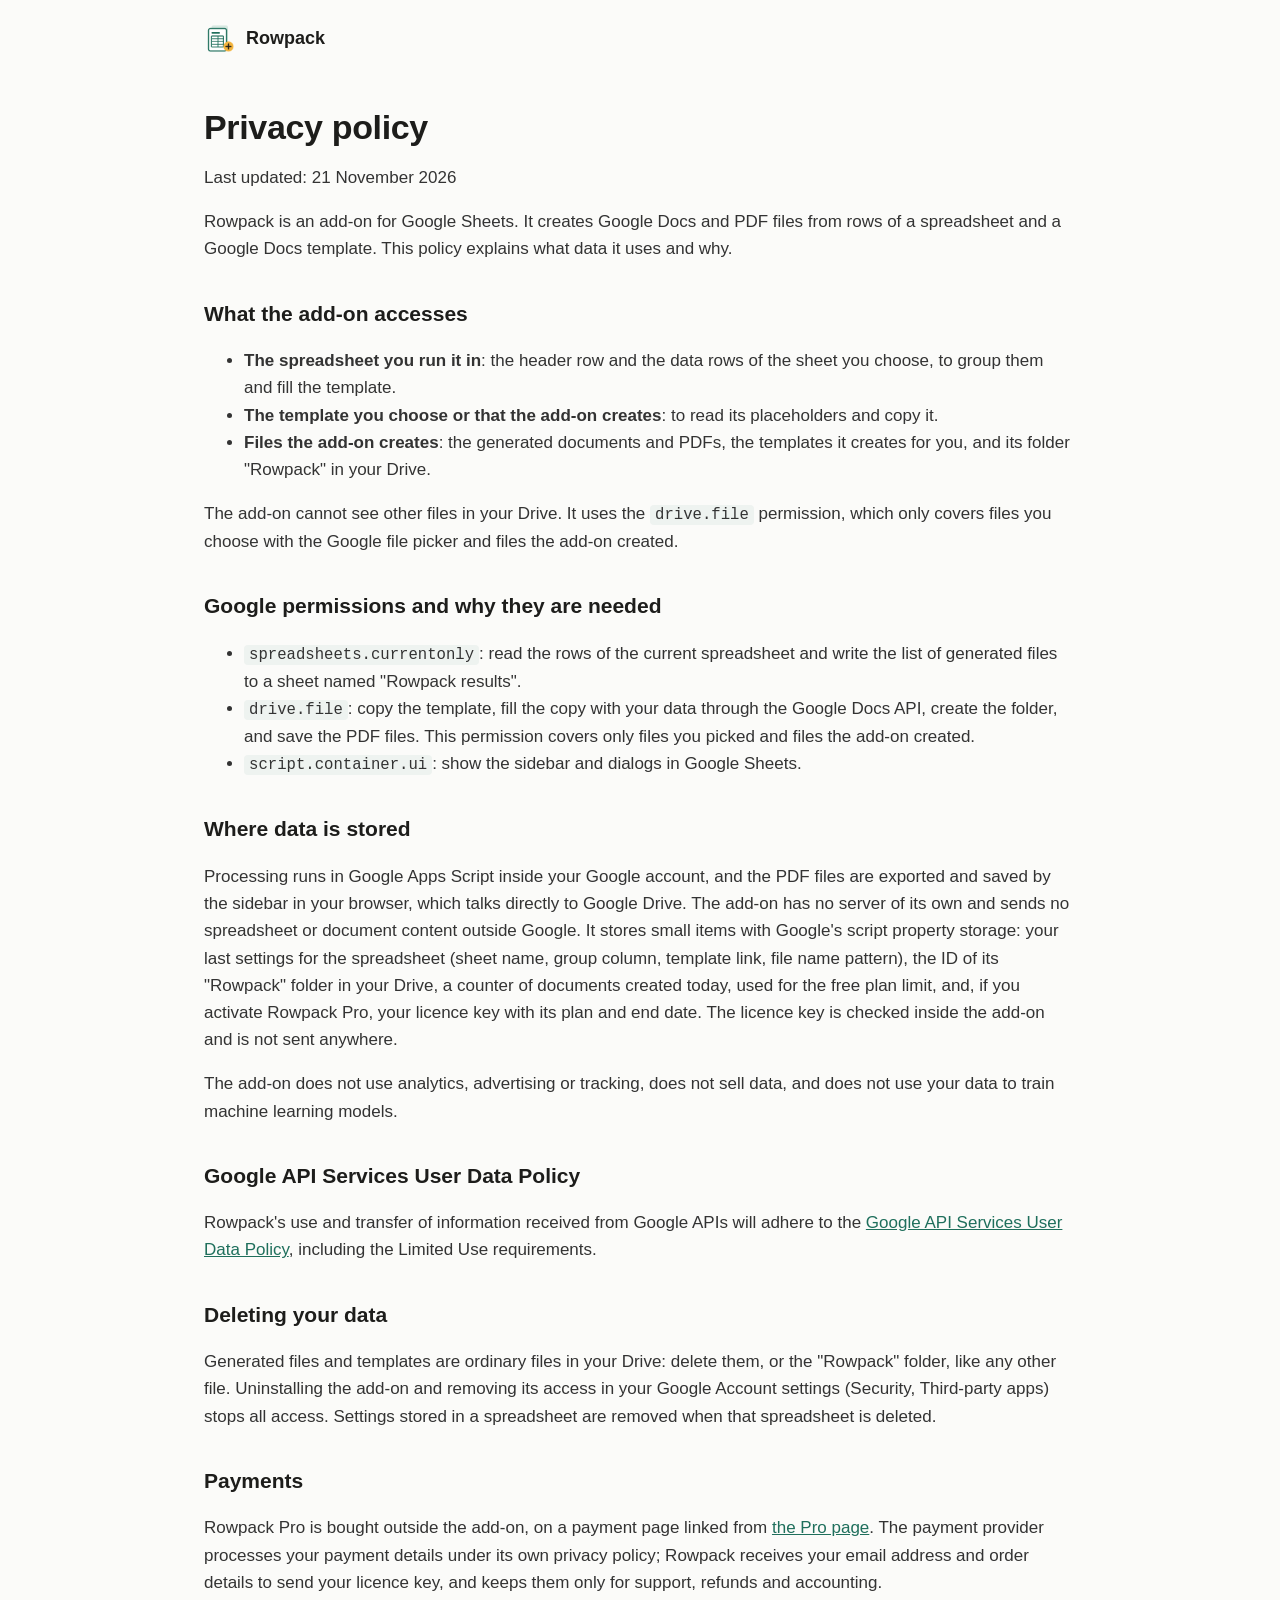
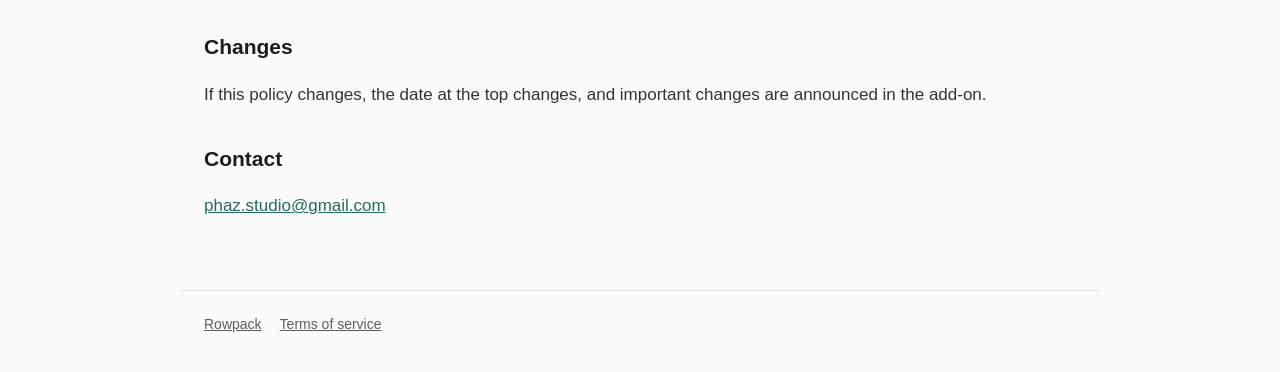
<file: privacy.html>
<!doctype html>
<html lang="en">
<head>
<meta charset="utf-8">
<meta name="viewport" content="width=device-width, initial-scale=1">
<title>Privacy policy - Rowpack</title>
<link rel="icon" href="assets/icon-32.png">
<link rel="stylesheet" href="style.css">
</head>
<body>
<header><a class="brand" href="./"><img src="assets/icon-96.png" alt="">Rowpack</a></header>
<main class="legal">
  <h1>Privacy policy</h1>
  <p>Last updated: 21 November 2026</p>
  <p>Rowpack is an add-on for Google Sheets. It creates Google Docs and PDF files from rows of a spreadsheet and a Google Docs template. This policy explains what data it uses and why.</p>

  <h2>What the add-on accesses</h2>
  <ul>
    <li><strong>The spreadsheet you run it in</strong>: the header row and the data rows of the sheet you choose, to group them and fill the template.</li>
    <li><strong>The template you choose or that the add-on creates</strong>: to read its placeholders and copy it.</li>
    <li><strong>Files the add-on creates</strong>: the generated documents and PDFs, the templates it creates for you, and its folder "Rowpack" in your Drive.</li>
  </ul>
  <p>The add-on cannot see other files in your Drive. It uses the <code>drive.file</code> permission, which only covers files you choose with the Google file picker and files the add-on created.</p>

  <h2>Google permissions and why they are needed</h2>
  <ul>
    <li><code>spreadsheets.currentonly</code>: read the rows of the current spreadsheet and write the list of generated files to a sheet named "Rowpack results".</li>
    <li><code>drive.file</code>: copy the template, fill the copy with your data through the Google Docs API, create the folder, and save the PDF files. This permission covers only files you picked and files the add-on created.</li>
    <li><code>script.container.ui</code>: show the sidebar and dialogs in Google Sheets.</li>
  </ul>

  <h2>Where data is stored</h2>
  <p>Processing runs in Google Apps Script inside your Google account, and the PDF files are exported and saved by the sidebar in your browser, which talks directly to Google Drive. The add-on has no server of its own and sends no spreadsheet or document content outside Google. It stores small items with Google's script property storage: your last settings for the spreadsheet (sheet name, group column, template link, file name pattern), the ID of its "Rowpack" folder in your Drive, a counter of documents created today, used for the free plan limit, and, if you activate Rowpack Pro, your licence key with its plan and end date. The licence key is checked inside the add-on and is not sent anywhere.</p>
  <p>The add-on does not use analytics, advertising or tracking, does not sell data, and does not use your data to train machine learning models.</p>

  <h2>Google API Services User Data Policy</h2>
  <p>Rowpack's use and transfer of information received from Google APIs will adhere to the <a href="https://developers.google.com/terms/api-services-user-data-policy">Google API Services User Data Policy</a>, including the Limited Use requirements.</p>

  <h2>Deleting your data</h2>
  <p>Generated files and templates are ordinary files in your Drive: delete them, or the "Rowpack" folder, like any other file. Uninstalling the add-on and removing its access in your Google Account settings (Security, Third-party apps) stops all access. Settings stored in a spreadsheet are removed when that spreadsheet is deleted.</p>

  <h2>Payments</h2>
  <p>Rowpack Pro is bought outside the add-on, on a payment page linked from <a href="pro.html">the Pro page</a>. The payment provider processes your payment details under its own privacy policy; Rowpack receives your email address and order details to send your licence key, and keeps them only for support, refunds and accounting.</p>

  <h2>Changes</h2>
  <p>If this policy changes, the date at the top changes, and important changes are announced in the add-on.</p>

  <h2>Contact</h2>
  <p><a href="mailto:phaz.studio@gmail.com">phaz.studio@gmail.com</a></p>
</main>
<footer><a href="./">Rowpack</a><a href="terms.html">Terms of service</a></footer>
</body>
</html>
</file>
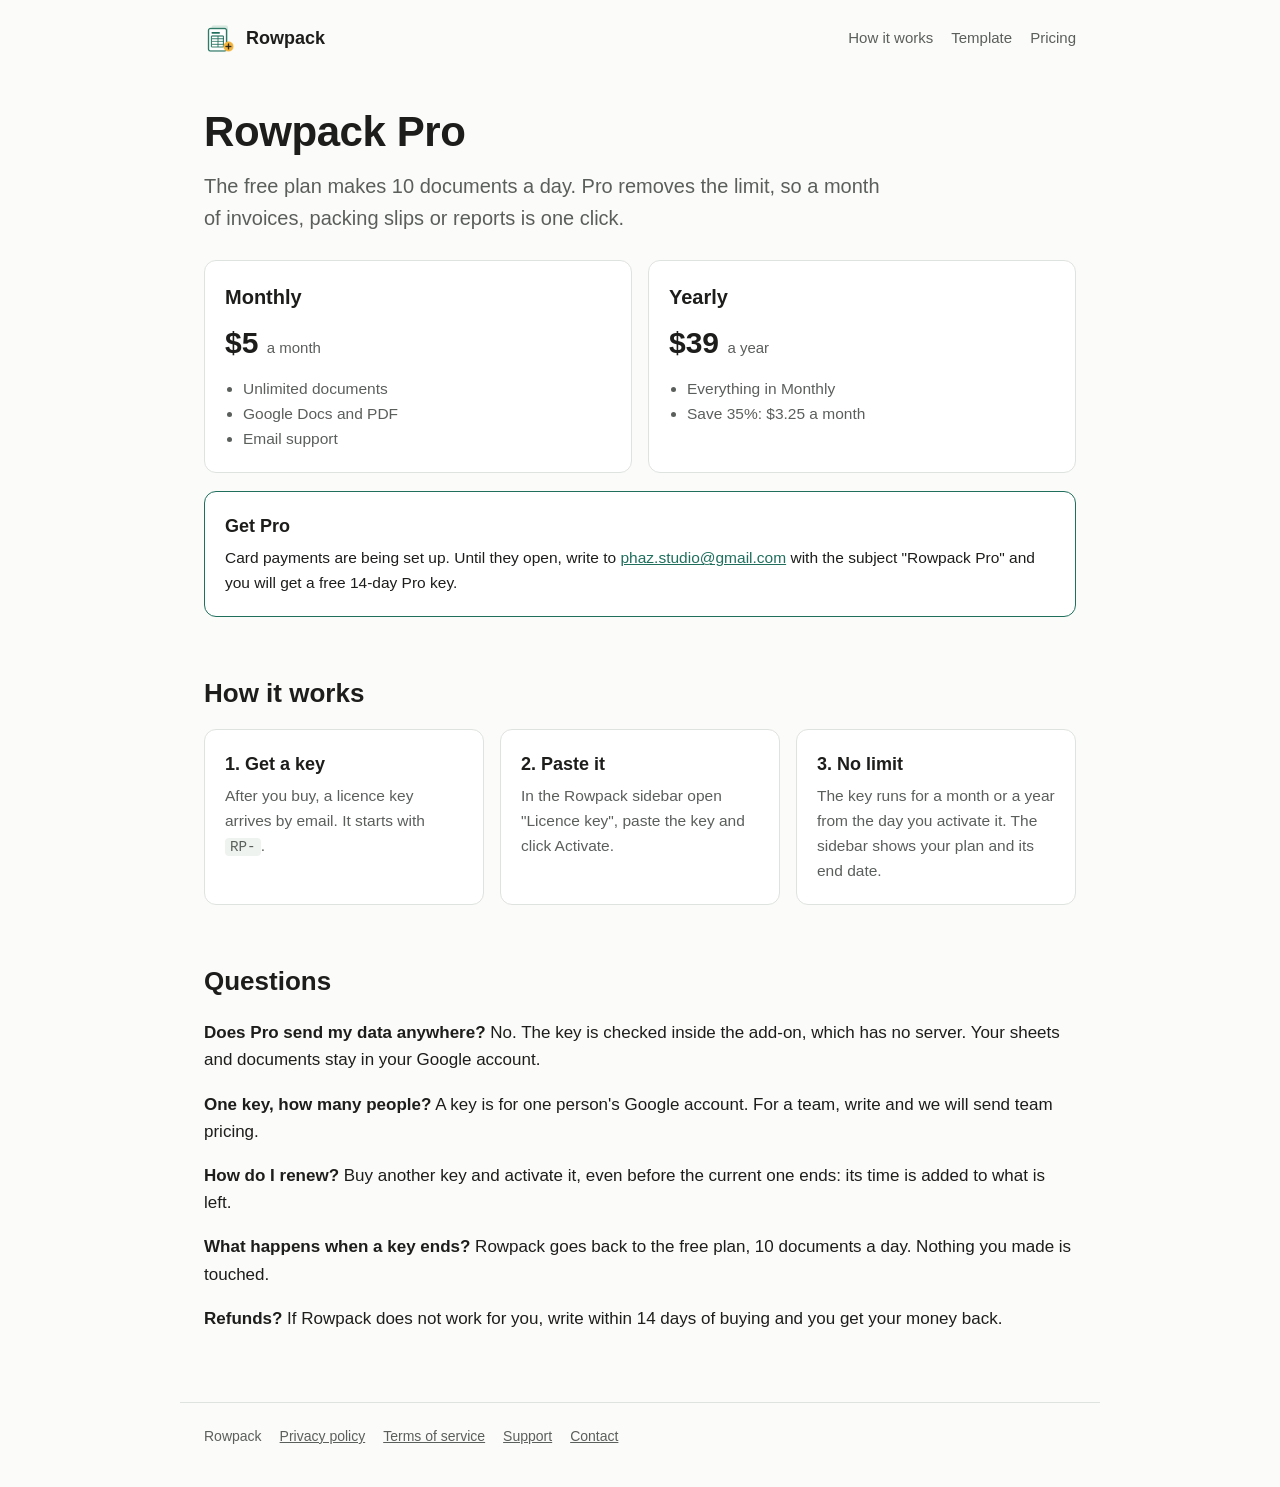
<file: pro.html>
<!doctype html>
<html lang="en">
<head>
<meta charset="utf-8">
<meta name="viewport" content="width=device-width, initial-scale=1">
<title>Rowpack Pro: unlimited documents</title>
<meta name="description" content="Rowpack Pro removes the daily limit: unlimited Google Docs and PDFs from your Google Sheets groups.">
<link rel="icon" href="assets/icon-32.png">
<link rel="stylesheet" href="style.css">
</head>
<body>
<header>
  <a class="brand" href="./"><img src="assets/icon-96.png" alt="">Rowpack</a>
  <nav><a href="./#how">How it works</a><a href="./#syntax">Template</a><a href="./#pricing">Pricing</a></nav>
</header>
<main>
  <h1>Rowpack Pro</h1>
  <p class="lede">The free plan makes 10 documents a day. Pro removes the limit, so a month of invoices, packing slips or reports is one click.</p>

  <div class="prices">
    <div class="card"><h3>Monthly</h3><p class="price">$5 <span>a month</span></p><ul><li>Unlimited documents</li><li>Google Docs and PDF</li><li>Email support</li></ul></div>
    <div class="card"><h3>Yearly</h3><p class="price">$39 <span>a year</span></p><ul><li>Everything in Monthly</li><li>Save 35%: $3.25 a month</li></ul></div>
  </div>

  <div class="buy card" id="buy">
    <h3>Get Pro</h3>
    <p>Card payments are being set up. Until they open, write to <a href="mailto:phaz.studio@gmail.com?subject=Rowpack%20Pro">phaz.studio@gmail.com</a> with the subject "Rowpack Pro" and you will get a free 14-day Pro key.</p>
  </div>

  <h2>How it works</h2>
  <div class="steps">
    <div class="card"><h3>1. Get a key</h3><p>After you buy, a licence key arrives by email. It starts with <code>RP-</code>.</p></div>
    <div class="card"><h3>2. Paste it</h3><p>In the Rowpack sidebar open "Licence key", paste the key and click Activate.</p></div>
    <div class="card"><h3>3. No limit</h3><p>The key runs for a month or a year from the day you activate it. The sidebar shows your plan and its end date.</p></div>
  </div>

  <h2>Questions</h2>
  <p><strong>Does Pro send my data anywhere?</strong> No. The key is checked inside the add-on, which has no server. Your sheets and documents stay in your Google account.</p>
  <p><strong>One key, how many people?</strong> A key is for one person's Google account. For a team, write and we will send team pricing.</p>
  <p><strong>How do I renew?</strong> Buy another key and activate it, even before the current one ends: its time is added to what is left.</p>
  <p><strong>What happens when a key ends?</strong> Rowpack goes back to the free plan, 10 documents a day. Nothing you made is touched.</p>
  <p><strong>Refunds?</strong> If Rowpack does not work for you, write within 14 days of buying and you get your money back.</p>
</main>
<footer>
  <span>Rowpack</span>
  <a href="privacy.html">Privacy policy</a>
  <a href="terms.html">Terms of service</a>
  <a href="support.html">Support</a>
  <a href="mailto:phaz.studio@gmail.com">Contact</a>
</footer>
</body>
</html>
</file>
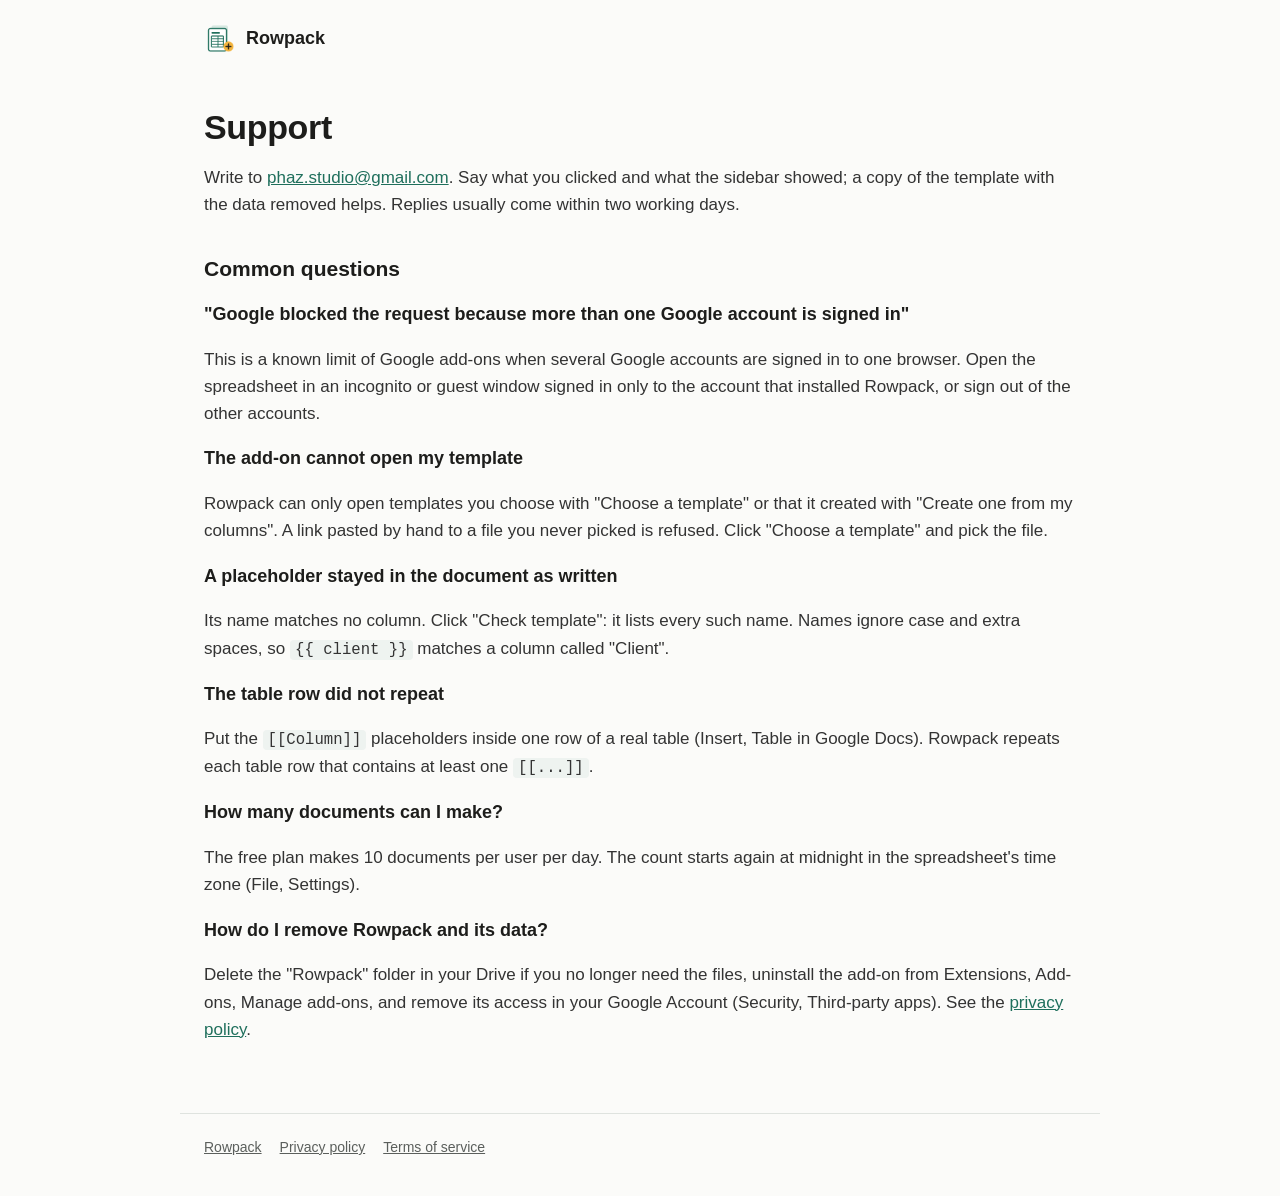
<file: support.html>
<!doctype html>
<html lang="en">
<head>
<meta charset="utf-8">
<meta name="viewport" content="width=device-width, initial-scale=1">
<title>Support - Rowpack</title>
<link rel="icon" href="assets/icon-32.png">
<link rel="stylesheet" href="style.css">
</head>
<body>
<header><a class="brand" href="./"><img src="assets/icon-96.png" alt="">Rowpack</a></header>
<main class="legal">
  <h1>Support</h1>
  <p>Write to <a href="mailto:phaz.studio@gmail.com">phaz.studio@gmail.com</a>. Say what you clicked and what the sidebar showed; a copy of the template with the data removed helps. Replies usually come within two working days.</p>

  <h2>Common questions</h2>

  <h3>"Google blocked the request because more than one Google account is signed in"</h3>
  <p>This is a known limit of Google add-ons when several Google accounts are signed in to one browser. Open the spreadsheet in an incognito or guest window signed in only to the account that installed Rowpack, or sign out of the other accounts.</p>

  <h3>The add-on cannot open my template</h3>
  <p>Rowpack can only open templates you choose with "Choose a template" or that it created with "Create one from my columns". A link pasted by hand to a file you never picked is refused. Click "Choose a template" and pick the file.</p>

  <h3>A placeholder stayed in the document as written</h3>
  <p>Its name matches no column. Click "Check template": it lists every such name. Names ignore case and extra spaces, so <code>{{ client }}</code> matches a column called "Client".</p>

  <h3>The table row did not repeat</h3>
  <p>Put the <code>[[Column]]</code> placeholders inside one row of a real table (Insert, Table in Google Docs). Rowpack repeats each table row that contains at least one <code>[[...]]</code>.</p>

  <h3>How many documents can I make?</h3>
  <p>The free plan makes 10 documents per user per day. The count starts again at midnight in the spreadsheet's time zone (File, Settings).</p>

  <h3>How do I remove Rowpack and its data?</h3>
  <p>Delete the "Rowpack" folder in your Drive if you no longer need the files, uninstall the add-on from Extensions, Add-ons, Manage add-ons, and remove its access in your Google Account (Security, Third-party apps). See the <a href="privacy.html">privacy policy</a>.</p>
</main>
<footer><a href="./">Rowpack</a><a href="privacy.html">Privacy policy</a><a href="terms.html">Terms of service</a></footer>
</body>
</html>
</file>
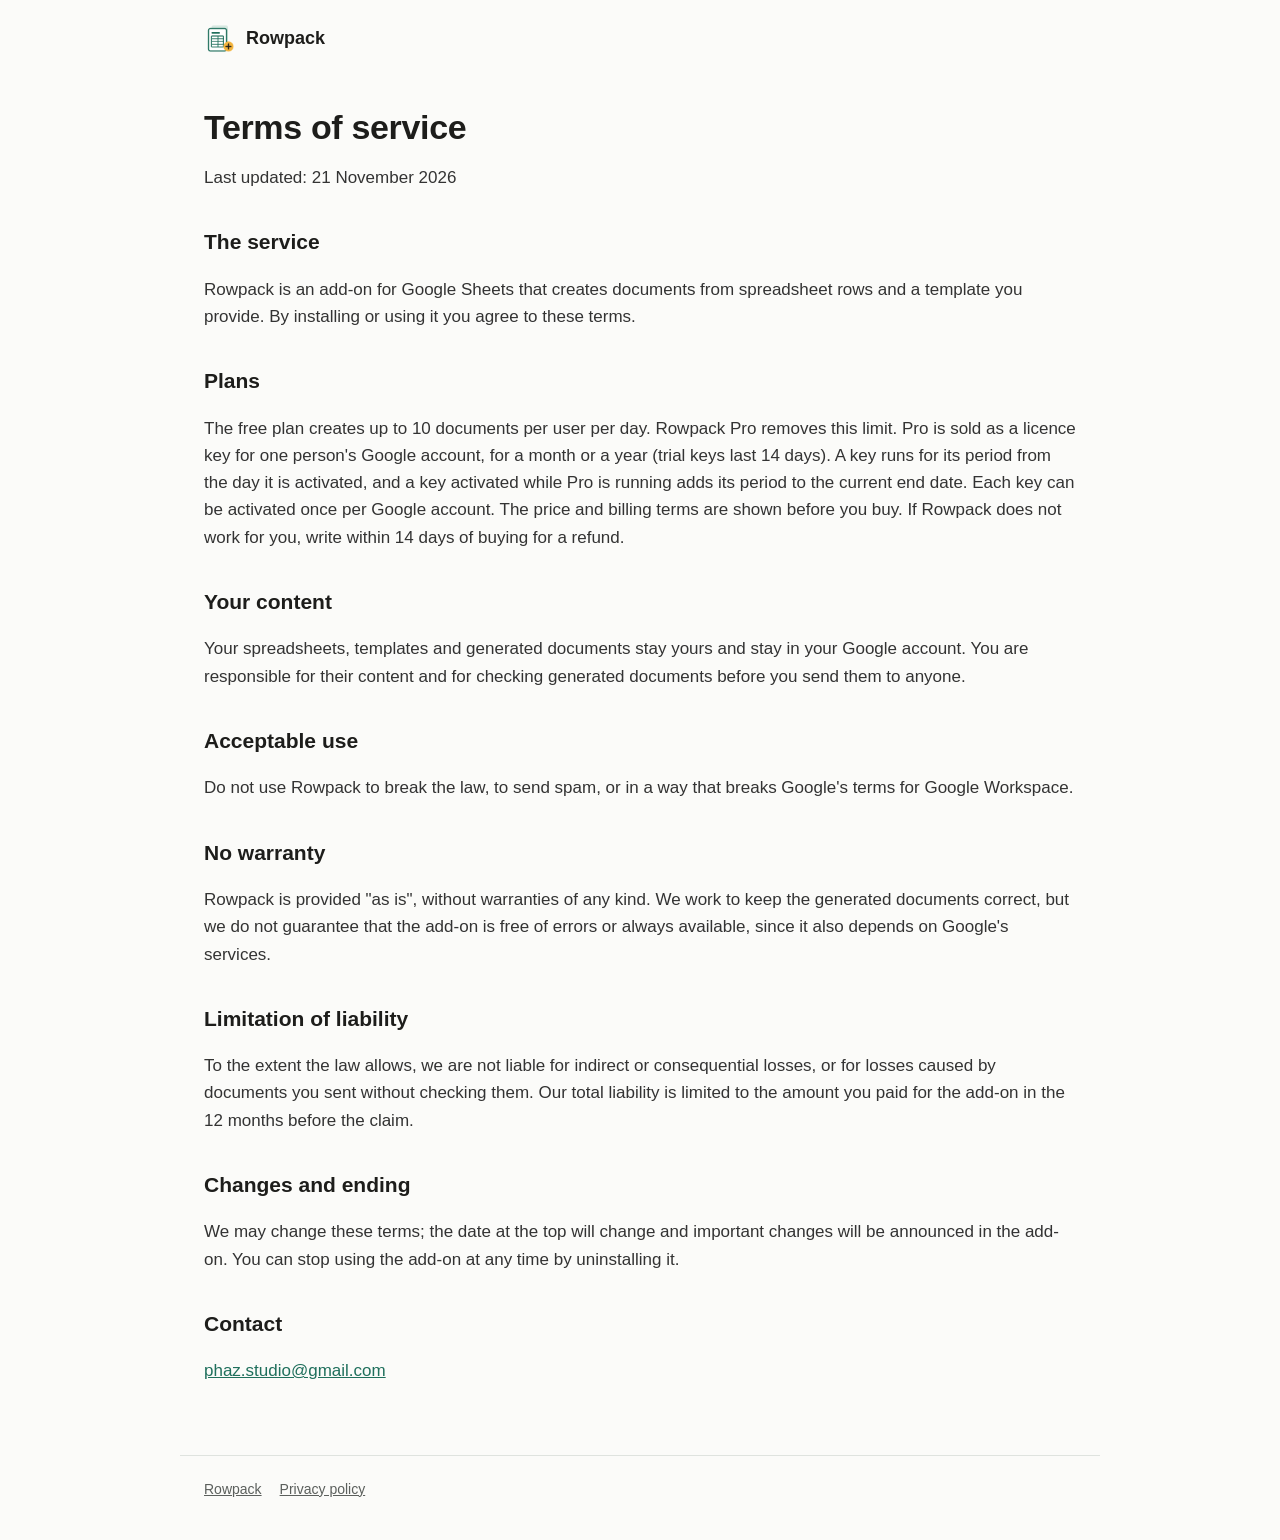
<file: terms.html>
<!doctype html>
<html lang="en">
<head>
<meta charset="utf-8">
<meta name="viewport" content="width=device-width, initial-scale=1">
<title>Terms of service - Rowpack</title>
<link rel="icon" href="assets/icon-32.png">
<link rel="stylesheet" href="style.css">
</head>
<body>
<header><a class="brand" href="./"><img src="assets/icon-96.png" alt="">Rowpack</a></header>
<main class="legal">
  <h1>Terms of service</h1>
  <p>Last updated: 21 November 2026</p>

  <h2>The service</h2>
  <p>Rowpack is an add-on for Google Sheets that creates documents from spreadsheet rows and a template you provide. By installing or using it you agree to these terms.</p>

  <h2>Plans</h2>
  <p>The free plan creates up to 10 documents per user per day. Rowpack Pro removes this limit. Pro is sold as a licence key for one person's Google account, for a month or a year (trial keys last 14 days). A key runs for its period from the day it is activated, and a key activated while Pro is running adds its period to the current end date. Each key can be activated once per Google account. The price and billing terms are shown before you buy. If Rowpack does not work for you, write within 14 days of buying for a refund.</p>

  <h2>Your content</h2>
  <p>Your spreadsheets, templates and generated documents stay yours and stay in your Google account. You are responsible for their content and for checking generated documents before you send them to anyone.</p>

  <h2>Acceptable use</h2>
  <p>Do not use Rowpack to break the law, to send spam, or in a way that breaks Google's terms for Google Workspace.</p>

  <h2>No warranty</h2>
  <p>Rowpack is provided "as is", without warranties of any kind. We work to keep the generated documents correct, but we do not guarantee that the add-on is free of errors or always available, since it also depends on Google's services.</p>

  <h2>Limitation of liability</h2>
  <p>To the extent the law allows, we are not liable for indirect or consequential losses, or for losses caused by documents you sent without checking them. Our total liability is limited to the amount you paid for the add-on in the 12 months before the claim.</p>

  <h2>Changes and ending</h2>
  <p>We may change these terms; the date at the top will change and important changes will be announced in the add-on. You can stop using the add-on at any time by uninstalling it.</p>

  <h2>Contact</h2>
  <p><a href="mailto:phaz.studio@gmail.com">phaz.studio@gmail.com</a></p>
</main>
<footer><a href="./">Rowpack</a><a href="privacy.html">Privacy policy</a></footer>
</body>
</html>
</file>
<file: style.css>
:root { --ink: #1d1d1b; --muted: #5b5f5c; --line: #dfe3df; --accent: #1f6f5c; --bg: #fbfbf9; --card: #fff; --mark: #f2b33d; }
* { box-sizing: border-box; }
body { margin: 0; background: var(--bg); color: var(--ink); font: 17px/1.6 -apple-system, "Segoe UI", Roboto, Arial, sans-serif; }
a { color: var(--accent); }
header, main, footer { max-width: 920px; margin: 0 auto; padding: 0 24px; }
header { display: flex; align-items: center; justify-content: space-between; padding-top: 22px; padding-bottom: 22px; }
.brand { display: flex; align-items: center; gap: 10px; font-weight: 700; color: var(--ink); text-decoration: none; font-size: 18px; }
.brand img { width: 32px; height: 32px; }
nav a { margin-left: 18px; color: var(--muted); text-decoration: none; font-size: 15px; }
h1 { font-size: 42px; line-height: 1.15; margin: 32px 0 14px; letter-spacing: -0.01em; }
h2 { font-size: 26px; margin: 56px 0 14px; }
h3 { font-size: 18px; margin: 0 0 6px; }
.lede { font-size: 20px; color: var(--muted); max-width: 680px; margin: 0 0 26px; }
.cta { display: inline-block; background: var(--accent); color: #fff; text-decoration: none; padding: 12px 20px; border-radius: 8px; font-weight: 600; }
.note { color: var(--muted); font-size: 14px; margin-top: 10px; }
.steps { display: grid; grid-template-columns: repeat(3, 1fr); gap: 16px; }
.card { background: var(--card); border: 1px solid var(--line); border-radius: 12px; padding: 20px; }
.card p { margin: 0; color: var(--muted); font-size: 15.5px; }
table.syntax { width: 100%; border-collapse: collapse; background: var(--card); border: 1px solid var(--line); border-radius: 12px; overflow: hidden; }
table.syntax td, table.syntax th { padding: 11px 14px; border-top: 1px solid var(--line); text-align: left; vertical-align: top; font-size: 15.5px; }
table.syntax th { border-top: 0; color: var(--muted); font-weight: 600; font-size: 14px; }
code { font-family: ui-monospace, Menlo, monospace; background: #eef3f0; padding: 1px 5px; border-radius: 4px; font-size: 0.92em; }
.example { display: grid; grid-template-columns: 1fr 1fr; gap: 16px; align-items: start; }
.example img { width: 100%; border: 1px solid var(--line); border-radius: 10px; background: #fff; }
.prices { display: grid; grid-template-columns: 1fr 1fr; gap: 16px; }
.prices .card h3 { font-size: 20px; }
.prices ul { margin: 10px 0 0; padding-left: 18px; color: var(--muted); font-size: 15.5px; }
.legal h1 { font-size: 34px; }
.legal h2 { font-size: 21px; margin-top: 34px; }
.legal p, .legal li { color: #333; }
footer { margin-top: 70px; padding-top: 22px; padding-bottom: 40px; border-top: 1px solid var(--line); color: var(--muted); font-size: 14px; display: flex; gap: 18px; flex-wrap: wrap; }
footer a { color: var(--muted); }
@media (max-width: 720px) {
  h1 { font-size: 32px; }
  .steps, .example, .prices { grid-template-columns: 1fr; }
  nav a { margin-left: 12px; }
}
.card .price { font-size: 30px; font-weight: 700; margin: 6px 0 0; color: var(--ink); }
.card .price span { font-size: 15px; font-weight: 400; color: var(--muted); }
.card.buy { margin-top: 18px; border-color: var(--accent); }
.card.buy p { color: var(--ink); }
</file>
